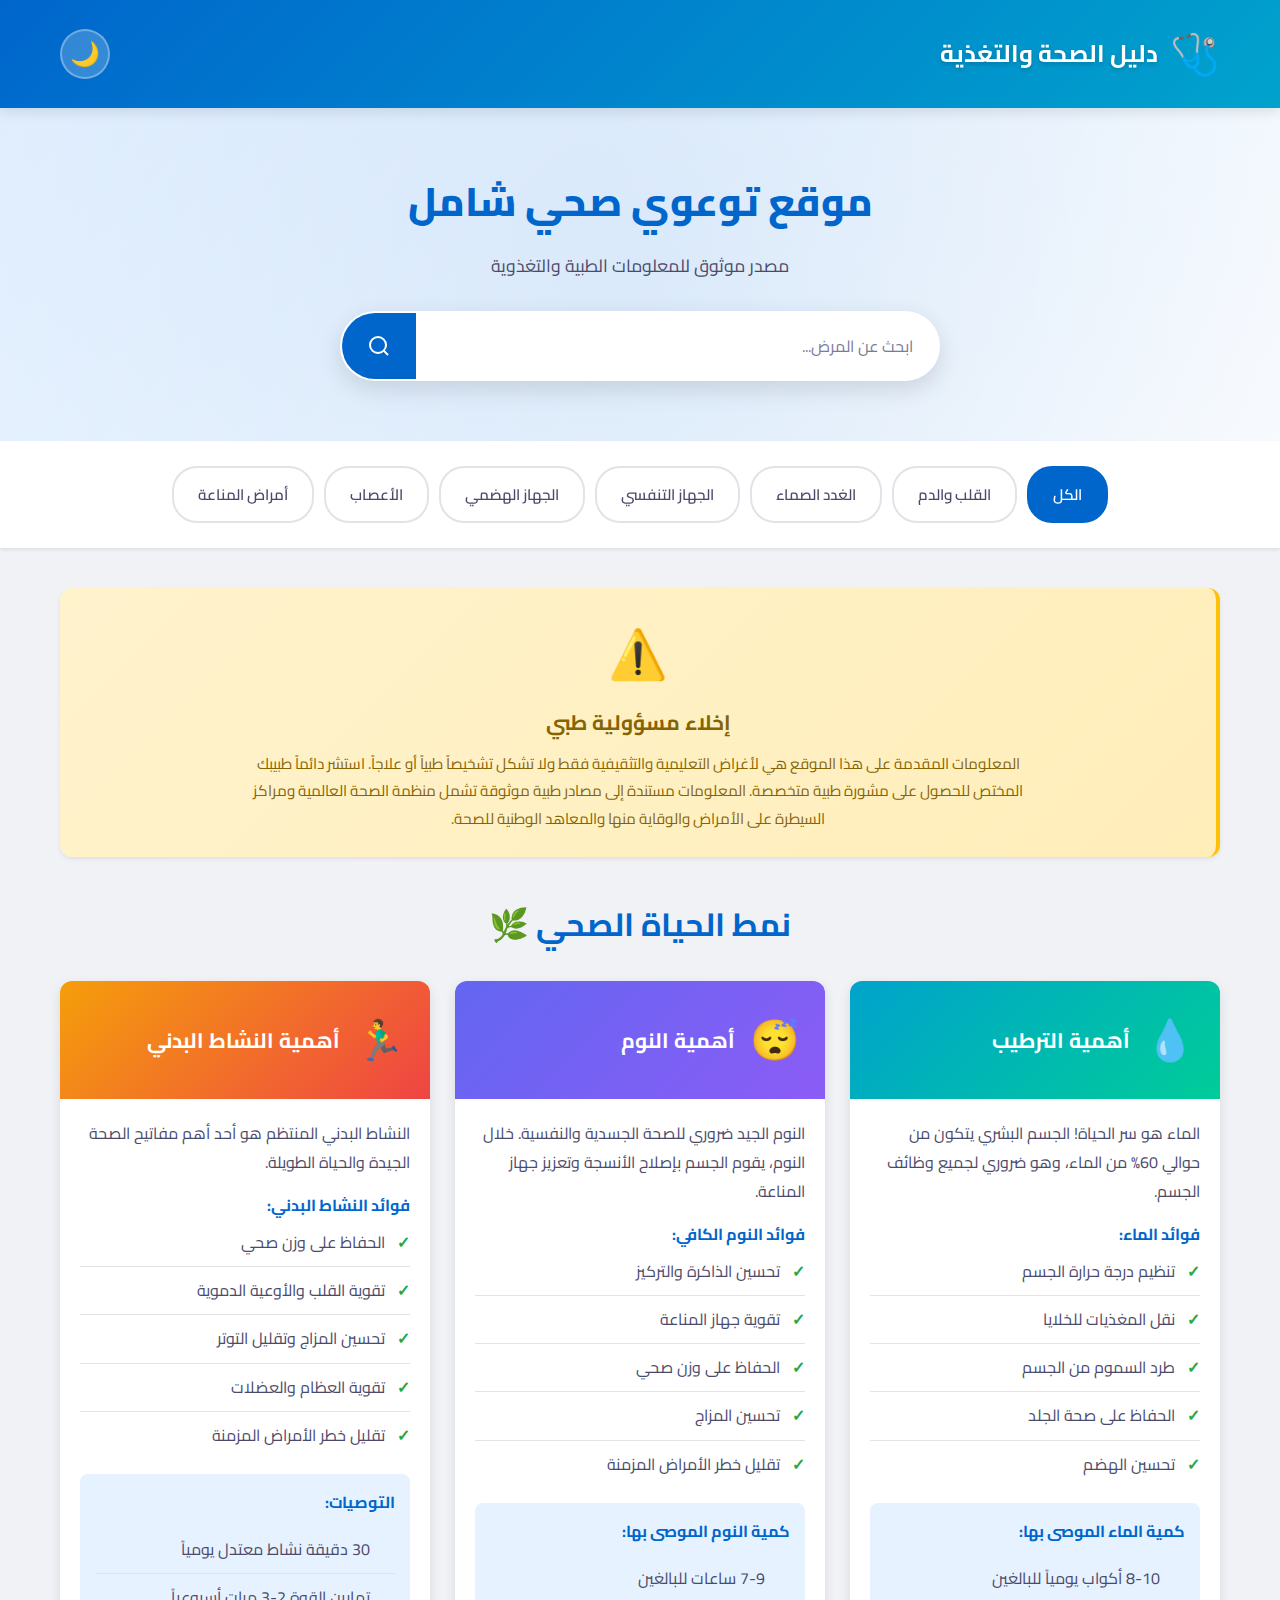
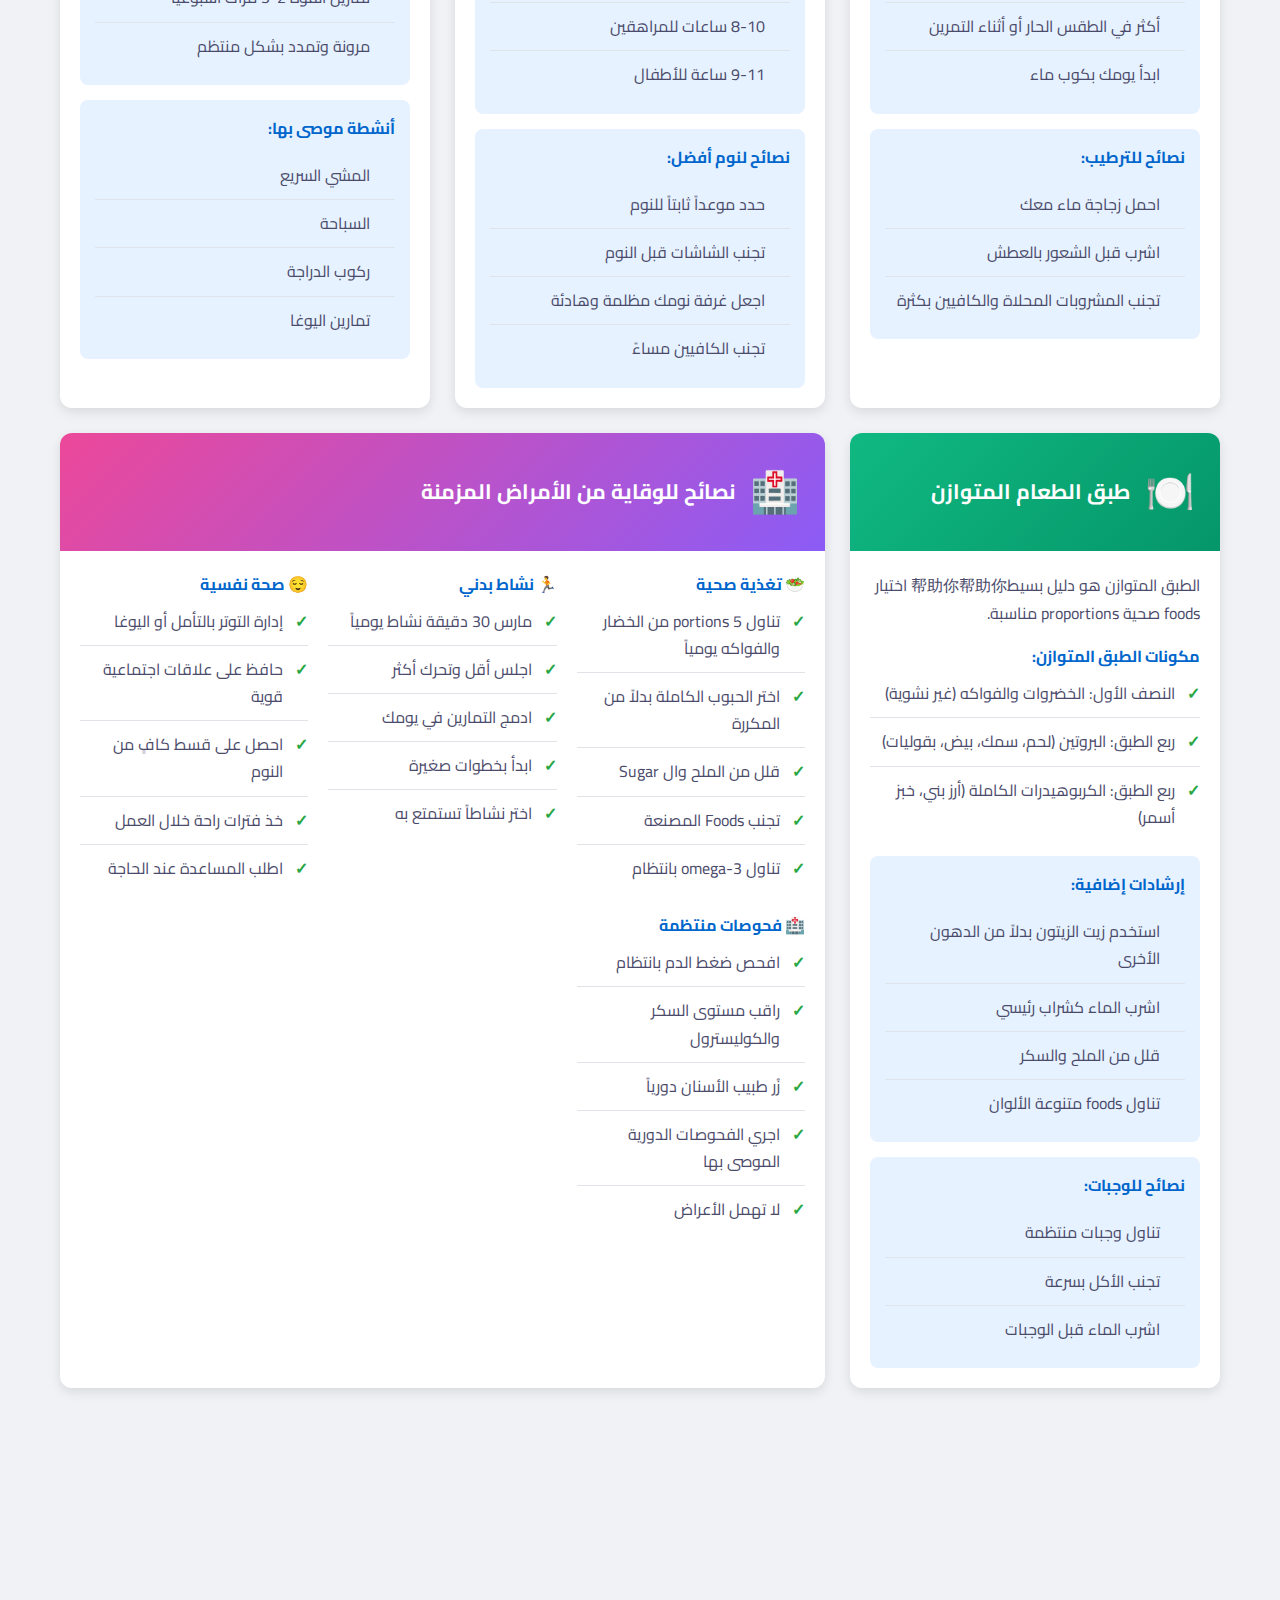
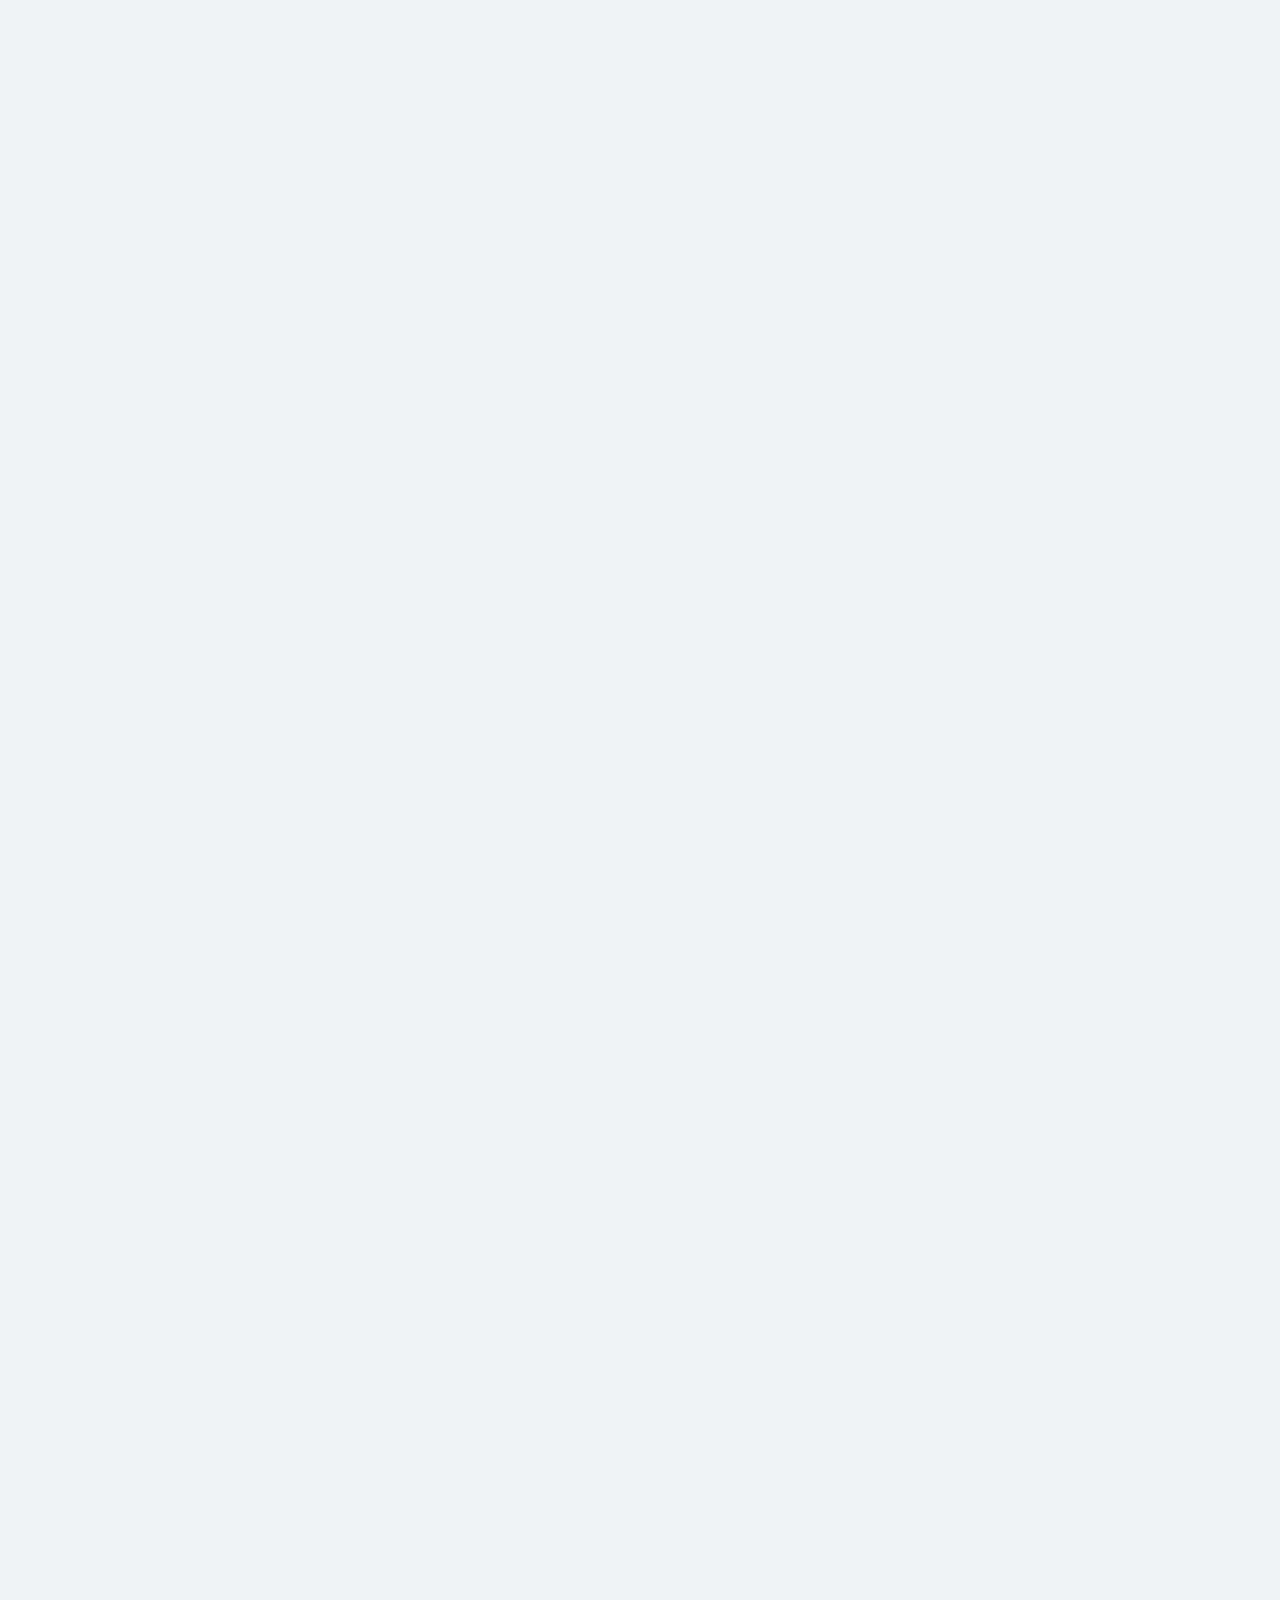
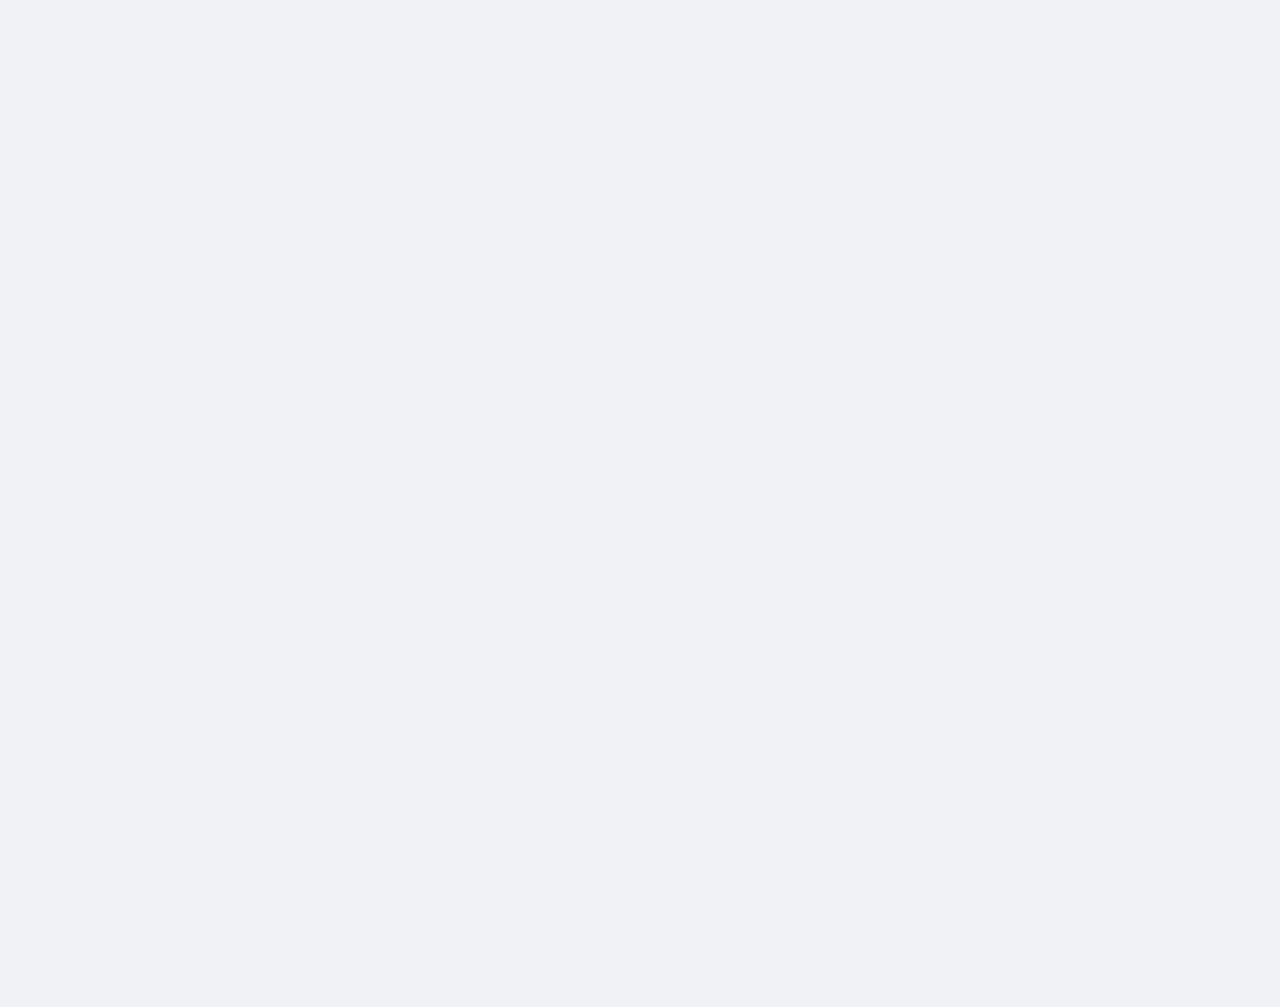
<file: index.html>
<!DOCTYPE html>
<html lang="ar" dir="rtl">
<head>
    <meta charset="UTF-8">
    <meta name="viewport" content="width=device-width, initial-scale=1.0">
    <meta name="description" content="موقع طبي تعليمي يقدم معلومات دقيقة حول التغذية الصحية لمرضى السكري وارتفاع ضغط الدم وأمراض القلب مع نصائح غذائية معتمدة من مصادر طبية عالمية.">
    <meta name="keywords" content="السمنة المفرطة, مشاكل الربو,ارتفاع ضغط الدم, التغذية, السكري, ضغط الدم, أمراض القلب, نظام غذائي صحي ,ارتفاع ضغط الدم">
    <meta name="author" content="دليل تغديتك">
    <meta property="og:title" content="موقع طبي للتغذية الصحية">
    <meta property="og:description" content="تعرف على أفضل الأطعمة لكل مرض.">
    <meta property="og:type" content="website">
    <title>أفضل نصائح التغذية لمرضى السكري والضغط وأمراض القلب و ارتفاع ضغط الدم و مشاكل الربو أمراض القلب والأوعية الدموية و الناس الدين يعانون من السمنة المفرطة</title>
    <link rel="stylesheet" href="style.css">
    <link rel="icon" type="image/jpeg" href="photo.jpeg">
    <link rel="preconnect" href="https://fonts.googleapis.com">
    <link rel="preconnect" href="https://fonts.gstatic.com" crossorigin>
    <link href="https://fonts.googleapis.com/css2?family=Cairo:wght@300;400;500;600;700;800&display=swap" rel="stylesheet">
</head>
<body>
    <!-- Header -->
    <header class="header">
        <div class="container">
            <div class="logo">
                <div class="logo-icon">🩺</div>
                <h1>دليل الصحة والتغذية</h1>
            </div>
            <button class="dark-mode-toggle" id="darkModeToggle" aria-label="تبديل الوضع الليلي">
                <span class="moon">🌙</span>
                <span class="sun">☀️</span>
            </button>
        </div>
    </header>

    <!-- Hero Section -->
    <section class="hero">
        <div class="container">
            <h2>موقع توعوي صحي شامل</h2>
            <p>مصدر موثوق للمعلومات الطبية والتغذوية</p>
            
            <!-- Search Box -->
            <div class="search-container">
                <input type="text" id="searchInput" placeholder="ابحث عن المرض..." aria-label="البحث عن مرض">
                <button id="searchBtn" aria-label="بحث">
                    <svg width="24" height="24" viewBox="0 0 24 24" fill="none" stroke="currentColor" stroke-width="2">
                        <circle cx="11" cy="11" r="8"></circle>
                        <path d="m21 21-4.35-4.35"></path>
                    </svg>
                </button>
            </div>
        </div>
    </section>

    <!-- Category Filter -->
    <section class="categories-section">
        <div class="container">
            <div class="category-filter" id="categoryFilter">
                <button class="category-btn active" data-category="all">الكل</button>
                <button class="category-btn" data-category="heart">القلب والدم</button>
                <button class="category-btn" data-category="endocrine">الغدد الصماء</button>
                <button class="category-btn" data-category="respiratory">الجهاز التنفسي</button>
                <button class="category-btn" data-category="digestive">الجهاز الهضمي</button>
                <button class="category-btn" data-category="neurological">الأعصاب</button>
                <button class="category-btn" data-category="autoimmune">أمراض المناعة</button>
            </div>
        </div>
    </section>

    <!-- Main Content -->
    <main class="main-content">
        <div class="container">
            
            <!-- Disclaimer -->
            <div class="disclaimer-box">
                <div class="disclaimer-icon">⚠️</div>
                <h3>إخلاء مسؤولية طبي</h3>
                <p>المعلومات المقدمة على هذا الموقع هي لأغراض التعليمية والتثقيفية فقط ولا تشكل تشخيصاً طبياً أو علاجاً. استشر دائماً طبيبك المختص للحصول على مشورة طبية متخصصة. المعلومات مستندة إلى مصادر طبية موثوقة تشمل منظمة الصحة العالمية ومراكز السيطرة على الأمراض والوقاية منها والمعاهد الوطنية للصحة.</p>
            </div>

            <!-- Healthy Lifestyle Section -->
            <section class="lifestyle-section">
                <h2 class="lifestyle-section-title">نمط الحياة الصحي 🌿</h2>
                
                <div class="lifestyle-grid">
                    <!-- Hydration Card -->
                    <article class="lifestyle-card">
                        <div class="lifestyle-header hydration">
                            <div class="lifestyle-icon">💧</div>
                            <h3>أهمية الترطيب</h3>
                        </div>
                        <div class="lifestyle-content">
                            <p>الماء هو سر الحياة! الجسم البشري يتكون من حوالي 60% من الماء، وهو ضروري لجميع وظائف الجسم.</p>
                            
                            <strong>فوائد الماء:</strong>
                            <ul>
                                <li>تنظيم درجة حرارة الجسم</li>
                                <li>نقل المغذيات للخلايا</li>
                                <li>طرد السموم من الجسم</li>
                                <li>الحفاظ على صحة الجلد</li>
                                <li>تحسين الهضم</li>
                            </ul>
                            
                            <div class="tip-box">
                                <h4>كمية الماء الموصى بها:</h4>
                                <ul>
                                    <li>8-10 أكواب يومياً للبالغين</li>
                                    <li>أكثر في الطقس الحار أو أثناء التمرين</li>
                                    <li>ابدأ يومك بكوب ماء</li>
                                </ul>
                            </div>
                            
                            <div class="tip-box">
                                <h4>نصائح للترطيب:</h4>
                                <ul>
                                    <li>احمل زجاجة ماء معك</li>
                                    <li>اشرب قبل الشعور بالعطش</li>
                                    <li>تجنب المشروبات المحلاة والكافيين بكثرة</li>
                                </ul>
                            </div>
                        </div>
                    </article>

                    <!-- Sleep Card -->
                    <article class="lifestyle-card">
                        <div class="lifestyle-header sleep">
                            <div class="lifestyle-icon">😴</div>
                            <h3>أهمية النوم</h3>
                        </div>
                        <div class="lifestyle-content">
                            <p>النوم الجيد ضروري للصحة الجسدية والنفسية. خلال النوم، يقوم الجسم بإصلاح الأنسجة وتعزيز جهاز المناعة.</p>
                            
                            <strong>فوائد النوم الكافي:</strong>
                            <ul>
                                <li>تحسين الذاكرة والتركيز</li>
                                <li>تقوية جهاز المناعة</li>
                                <li>الحفاظ على وزن صحي</li>
                                <li>تحسين المزاج</li>
                                <li>تقليل خطر الأمراض المزمنة</li>
                            </ul>
                            
                            <div class="tip-box">
                                <h4>كمية النوم الموصى بها:</h4>
                                <ul>
                                    <li>7-9 ساعات للبالغين</li>
                                    <li>8-10 ساعات للمراهقين</li>
                                    <li>9-11 ساعة للأطفال</li>
                                </ul>
                            </div>
                            
                            <div class="tip-box">
                                <h4>نصائح لنوم أفضل:</h4>
                                <ul>
                                    <li>حدد موعداً ثابتاً للنوم</li>
                                    <li>تجنب الشاشات قبل النوم</li>
                                    <li>اجعل غرفة نومك مظلمة وهادئة</li>
                                    <li>تجنب الكافيين مساءً</li>
                                </ul>
                            </div>
                        </div>
                    </article>

                    <!-- Physical Activity Card -->
                    <article class="lifestyle-card">
                        <div class="lifestyle-header activity">
                            <div class="lifestyle-icon">🏃‍♂️</div>
                            <h3>أهمية النشاط البدني</h3>
                        </div>
                        <div class="lifestyle-content">
                            <p>النشاط البدني المنتظم هو أحد أهم مفاتيح الصحة الجيدة والحياة الطويلة.</p>
                            
                            <strong>فوائد النشاط البدني:</strong>
                            <ul>
                                <li>الحفاظ على وزن صحي</li>
                                <li>تقوية القلب والأوعية الدموية</li>
                                <li>تحسين المزاج وتقليل التوتر</li>
                                <li>تقوية العظام والعضلات</li>
                                <li>تقليل خطر الأمراض المزمنة</li>
                            </ul>
                            
                            <div class="tip-box">
                                <h4>التوصيات:</h4>
                                <ul>
                                    <li>30 دقيقة نشاط معتدل يومياً</li>
                                    <li>تمارين القوة 2-3 مرات أسبوعياً</li>
                                    <li>مرونة وتمدد بشكل منتظم</li>
                                </ul>
                            </div>
                            
                            <div class="tip-box">
                                <h4>أنشطة موصى بها:</h4>
                                <ul>
                                    <li>المشي السريع</li>
                                    <li>السباحة</li>
                                    <li>ركوب الدراجة</li>
                                    <li>تمارين اليوغا</li>
                                </ul>
                            </div>
                        </div>
                    </article>

                    <!-- Balanced Plate Card -->
                    <article class="lifestyle-card">
                        <div class="lifestyle-header food">
                            <div class="lifestyle-icon">🍽️</div>
                            <h3>طبق الطعام المتوازن</h3>
                        </div>
                        <div class="lifestyle-content">
                            <p>الطبق المتوازن هو دليل بسيط帮助你帮助你 اختيار foods صحية proportions مناسبة.</p>
                            
                            <strong>مكونات الطبق المتوازن:</strong>
                            <ul>
                                <li>النصف الأول: الخضروات والفواكه (غير نشوية)</li>
                                <li>ربع الطبق: البروتين (لحم، سمك، بيض، بقوليات)</li>
                                <li>ربع الطبق: الكربوهيدرات الكاملة (أرز بني، خبز أسمر)</li>
                            </ul>
                            
                            <div class="tip-box">
                                <h4>إرشادات إضافية:</h4>
                                <ul>
                                    <li>استخدم زيت الزيتون بدلاً من الدهون الأخرى</li>
                                    <li>اشرب الماء كشراب رئيسي</li>
                                    <li>قلل من الملح والسكر</li>
                                    <li>تناول foods متنوعة الألوان</li>
                                </ul>
                            </div>
                            
                            <div class="tip-box">
                                <h4>نصائح للوجبات:</h4>
                                <ul>
                                    <li>تناول وجبات منتظمة</li>
                                    <li>تجنب الأكل بسرعة</li>
                                    <li>اشرب الماء قبل الوجبات</li>
                                </ul>
                            </div>
                        </div>
                    </article>

                    <!-- Prevention Tips Card -->
                    <article class="lifestyle-card" style="grid-column: span 2;">
                        <div class="lifestyle-header prevention">
                            <div class="lifestyle-icon">🏥</div>
                            <h3>نصائح للوقاية من الأمراض المزمنة</h3>
                        </div>
                        <div class="lifestyle-content">
                            <div style="display: grid; grid-template-columns: repeat(auto-fit, minmax(200px, 1fr)); gap: 20px;">
                                <div>
                                    <strong>🥗 تغذية صحية</strong>
                                    <ul>
                                        <li>تناول 5 portions من الخضار والفواكه يومياً</li>
                                        <li>اختر الحبوب الكاملة بدلاً من المكررة</li>
                                        <li>قلل من الملح وال Sugar</li>
                                        <li>تجنب Foods المصنعة</li>
                                        <li>تناول omega-3 بانتظام</li>
                                    </ul>
                                </div>
                                <div>
                                    <strong>🏃 نشاط بدني</strong>
                                    <ul>
                                        <li>مارس 30 دقيقة نشاط يومياً</li>
                                        <li>اجلس أقل وتحرك أكثر</li>
                                        <li>ادمج التمارين في يومك</li>
                                        <li>ابدأ بخطوات صغيرة</li>
                                        <li>اختر نشاطاً تستمتع به</li>
                                    </ul>
                                </div>
                                <div>
                                    <strong>😌 صحة نفسية</strong>
                                    <ul>
                                        <li>إدارة التوتر بالتأمل أو اليوغا</li>
                                        <li>حافظ على علاقات اجتماعية قوية</li>
                                        <li>احصل على قسط كافٍ من النوم</li>
                                        <li>خذ فترات راحة خلال العمل</li>
                                        <li>اطلب المساعدة عند الحاجة</li>
                                    </ul>
                                </div>
                                <div>
                                    <strong>🏥 فحوصات منتظمة</strong>
                                    <ul>
                                        <li>افحص ضغط الدم بانتظام</li>
                                        <li>راقب مستوى السكر والكوليسترول</li>
                                        <li>زُر طبيب الأسنان دورياً</li>
                                        <li>اجري الفحوصات الدورية الموصى بها</li>
                                        <li>لا تهمل الأعراض</li>
                                    </ul>
                                </div>
                            </div>
                        </div>
                    </article>
                </div>
            </section>

            <!-- Diseases Grid -->
            <div class="diseases-grid" id="diseasesGrid">
                
                <!-- Hypertension -->
                <article class="disease-card" data-category="heart">
                    <div class="disease-header">
                        <div class="disease-icon">❤️</div>
                        <h3>ارتفاع ضغط الدم</h3>
                        <span class="disease-english">Hypertension</span>
                    </div>
                    <div class="disease-content">
                        <div class="accordion">
                            <button class="accordion-btn">التعريف</button>
                            <div class="accordion-content">
                                <p>هو حالة يرتفع فيها ضغط الدم داخل الشرايين بشكل مستمر (عادةً ≥ 140/90 مم زئبق في القياسات المتكررة، أو ≥ 130/80 عند بعض الفئات حسب الإرشادات الحديثة). يُسمّى أحيانًا “القاتل الصامت” لأنه غالبًا بلا أعراض واضحة.</p>
                            </div>
                        </div>
                        <div class="accordion">
                            <button class="accordion-btn">الأسباب الرئيسية</button>
                            <div class="accordion-content">
                                <i>هناك نوعان من ارتفاع ضغط الدم </i>
                                <br>
                                <br>
                                <strong>1 ارتفاع ضغط الدم الأولي (الأساسي) هو الأكثر شيوعًا (حوالي 90–95% من الحالات)</strong>
                                <ul>
                                    <li>العوامل الوراثية والتاريخ العائلي</li>
                                    <li>السمنة وزيادة الوزن</li>
                                    <li>الإفراط في تناول الملح</li>
                                    <li>قلل النشاط البدني</li>
                                    <li>تناول الكحول</li>
                                    <li>التوتر والضغط النفسي المزمن</li>
                                </ul>
                                <br>
                                <strong>2 ارتفاع ضغط الدم الثانوي  يكون بسبب مرض أو مشكلة طبية أخرى.</strong>
                                <ul>
                                    <li>أمراض الكلى</li>
                                    <li>اضطرابات الغدة الدرقية</li>
                                    <li>مشاكل في الغدة الكظرية</li>
                                    <li>بعض الأدوية</li>
                                    <li>انقطاع النفس أثناء النوم</li>
                                    <li>  📌 هنا إذا تعالج السبب، ممكن الضغط يرجع طبيعي </li>
                                </ul>
                            </div>
                        </div>
                        <div class="accordion">
                            <button class="accordion-btn">عوامل الخطر</button>
                            <div class="accordion-content">
                                <ul>
                                    <li>التقدم في العمر (أكثر شيوعاً بعد 55 عاماً)</li>
                                    <li>السمنة المفرطة</li>
                                    <li>تاريخ عائلي للمرض</li>
                                    <li>توقف التنفس أثناء النوم</li>
                                </ul>
                            </div>
                        </div>
                        <div class="accordion">
                            <button class="accordion-btn">الأعراض الشائعة</button>
                            <div class="accordion-content">
                                <ul>
                                    <li>صداع مستمر</li>
                                    <li>خفقان القلب</li>
                                    <li>ضيق في التنفس</li>
                                    <li>نزيف من الأنف</li>
                                    <li>دوخة ودوار</li>
                                    <li>تغيرات في الرؤية</li>
                                    <li>⚠️ في حالات الطوارئ (أزمة فرط ضغط الدم):ألم شديد في الصدر,صداع حاد جدًا,اضطراب في الوعي أو الرؤية,ضعف مفاجئ في أحد الأطراف</li>
                                </ul>
                            </div>
                        </div>
                        <div class="accordion">
                            <button class="accordion-btn">المضاعفات المحتملة</button>
                            <div class="accordion-content">
                                <ul>
                                    <strong>1 مضاعفات قلبية:</strong>
                                    <li>أمراض القلب التاجية</li>
                                    <li>فشل القلب</li>
                                    <li>نوبة قلبية (احتشاء عضلة القلب)</li>
                                    <br>
                                    <strong>2 مضاعفات دماغية:</strong>
                                    <li>السكتة الدماغية</li>
                                    <li>نزيف دماغي</li>
                                    <br>
                                    <strong>3 مضاعفات كلوية:</strong>
                                    <li>فشل كلوي مزمن</li>
                                    <br>
                                    <strong>4 مضاعفات في العين:</strong>
                                    <li>عتلال الشبكية و ضعف البصر</li>
                                    <br>
                                    <strong>5 أمراض الشرايين:</strong>
                                    <li>تلف الأوعية الدموية</li>
                                    <li>تصلب الشرايين</li>
                                </ul>
                            </div>
                        </div>
                        <div class="accordion">
                            <button class="accordion-btn">الأطعمة الموصى بها </button>
                            <div class="accordion-content">
                                <table class="food-table recommended">
                                    <thead>
                                        <tr>
                                            <th>الطعام</th>
                                            <th>السبب</th>
                                        </tr>
                                    </thead>
                                    <tbody>
                                        <tr>
                                            <td>🥦 لخضر الطازجةمثال: السبانخ، الخس، الجزر، البروكولي، القرع و 🍎لفواكه مثال: الموز، التفاح، البرتقال، الرمان، الكيوي .....</td>
                                            <td> غنية بالبوتاسيوم الذي يساعد في تنظيم ضغط الدم بها ألياف التي تساعد على حماية القلب والشرايين قليلة السعرات التي تساعد في إنقاص الوزن </td>
                                        </tr>
                                        <tr>
                                            <td> الحبوب الكاملة مثال: خبز القمح الكامل، الشوفان، الأرز البني</td>
                                            <td>غنية بالألياف → تقلل امتصاص الدهون و تساعد  على استقرار ضغط الدم و  على التحكم في الوزن و  تحسن صحة القلب</td>
                                        </tr>
                                        <tr>
                                            <td>السمك (خصوصًا الدهني) مثال: السردين، السلمون، التونة</td>
                                            <td> غني بـ أوميغا-3 الدي يساعد في تقليل الالتهاب وتحسن صحة القلب و  خفض خطر الجلطات</td>
                                        </tr>
                                        <tr>
                                            <td>منتجات الألبان قليلة الدسم مثال: الحليب قليل الدسم، اليوغورت الطبيعي</td>
                                            <td>غني بالكالسيوم  والمغنيسيوم مهمين لتنظيم ضغط الدم</td>
                                        </tr>
                                        <tr>
                                            <td>البقوليات مثال: العدس، الحمص، الفاصوليا</td>
                                            <td>غنية بالألياف والبروتين النباتي تساعد في تنظيم الضغط والسكر</td>
                                        </tr>
                                        <tr>
                                            <td>المكسرات والبذور (بلا ملح) مثال: اللوز، الجوز، بذور الكتان</td>
                                            <td> غنية  بالدهون الصحية التي تساعد  على خفض الضغط والكوليسترول</td>
                                        </tr>
                                    </tbody>
                                </table>
                            </div>
                        </div>
                        <div class="accordion">
                            <button class="accordion-btn">الأطعمة التي يجب تجنبها</button>
                            <div class="accordion-content">
                                <table class="food-table avoid">
                                    <thead>
                                        <tr>
                                            <th>الطعام</th>
                                            <th>السبب</th>
                                        </tr>
                                    </thead>
                                    <tbody>
                                        <tr>
                                            <td>الأملاح والمأكولات المملحة</td>
                                            <td>تزيد من احتباس السوائل وضغط الدم</td>
                                        </tr>
                                        <tr>
                                            <td>الأغذية المصنعة</td>
                                            <td>تحتوي على نسب عالية من الصوديوم</td>
                                        </tr>
                                        <tr>
                                            <td>الدهون المشبعة</td>
                                            <td>تزيد من ترسب الكوليسترول في الشرايين</td>
                                        </tr>
                                        <tr>
                                            <td>المشروبات الغازية</td>
                                            <td> تساهم في زيادة الوزن والسمنة، وهي عوامل خطر رئيسية لارتفاع الضغط.</td>
                                        </tr>
                                        <tr>
                                            <td>اللحوم الحمراء الدهنية</td>
                                            <td>غنية بالدهون المشبعة</td>
                                        </tr>
                                         <tr>
                                            <td> الكحول (في حال تناوله) </td>
                                            <td>يؤدي إلى ارتفاع ضغط الدم على المدى الطويل.</td>
                                        </tr>
                                       
                                    </tbody>
                                </table>
                            </div>
                        </div>
                        <div class="accordion">
                            <button class="accordion-btn">نصائح نمط الحياة</button>
                            <div class="accordion-content">
                                <ul>
                                    <li><strong>النوم:</strong> 7-8 ساعات يومياً</li>
                                    <li><strong>التمارين:</strong> 150 دقيقة نشاط متوسط أسبوعياً</li>
                                    <li><strong>الوزن:</strong> الحفاظ على وزن صحي</li>
                                    <li><strong>الإجهاد:</strong> ممارسة تقنيات الاسترخاء</li>
                                    <li><strong>السيطرة:</strong> قياس ضغط الدم بانتظام</li>
                                </ul>
                            </div>
                        </div>
                        <div class="accordion">
                            <button class="accordion-btn">متى تستشير الطبيب</button>
                            <div class="accordion-content">
                                <ul>
                                    <li>إذا كان ضغط الدم أعلى من 130/80 ملم زئبقي</li>
                                    <li>عند ظهور أعراض قوية مثل صداع شديد</li>
                                    <li>إذا لم تنجح التغييرات في نمط الحياة</li>
                                    <li>فحوصات دورية منتظمة</li>
                                </ul>
                            </div>
                        </div>
                    </div>
                </article>

                <!-- Diabetes Type 2 -->
                <article class="disease-card" data-category="endocrine">
                    <div class="disease-header">
                        <div class="disease-icon">💉</div>
                        <h3>مرض السكري النوع الثاني</h3>
                        <span class="disease-english">Type 2 Diabetes</span>
                    </div>
                    <div class="disease-content">
                        <div class="accordion">
                            <button class="accordion-btn">التعريف</button>
                            <div class="accordion-content">
                                <p>مرض السكري النوع الثاني هو حالة مزمنة تؤثر على طريقة معالجة الجسم للسكر (الجلوكوز). في هذا النوع، يصبح الجسم مقاوماً للأنسولين أو لا ينتج كمية كافية من الأنسولين للحفاظ على مستوى السكر الطبيعي في الدم.</p>
                            </div>
                        </div>
                        <div class="accordion">
                            <button class="accordion-btn">الأسباب الرئيسية</button>
                            <div class="accordion-content">
                                <ul>
                                    <li>السمنة وزيادة الوزن</li>
                                    <li>عدم النشاط البدني</li>
                                    <li>العوامل الوراثية</li>
                                    <li>مقاومة الأنسولين</li>
                                    <li>النظام الغذائي غير الصحي</li>
                                    <li>خلايا بيتا التالفة في البنكرياس</li>
                                </ul>
                            </div>
                        </div>
                        <div class="accordion">
                            <button class="accordion-btn">عوامل الخطر</button>
                            <div class="accordion-content">
                                <ul>
                                    <li>السمنة (مؤشر كتلة جسم أعلى من 25)</li>
                                    <li>العمر (45 سنة أو أكثر)</li>
                                    <li>تاريخ عائلي للمرض</li>
                                    <li>متلازمة تكيس المبايض لدى النساء</li>
                                    <li>تاريخ مرضي للأمراض القلبية</li>
                                </ul>
                            </div>
                        </div>
                        <div class="accordion">
                            <button class="accordion-btn">الأعراض الشائعة</button>
                            <div class="accordion-content">
                                <ul>
                                    <li>العطش المستمر</li>
                                    <li>التبول المتكرر</li>
                                    <li>الجوع المستمر</li>
                                    <li>التعب والإرهاق</li>
                                    <li>عدم وضوح الرؤية</li>
                                    <li>بطء التئام الجروح</li>
                                </ul>
                            </div>
                        </div>
                        <div class="accordion">
                            <button class="accordion-btn">المضاعفات المحتملة</button>
                            <div class="accordion-content">
                                <ul>
                                    <li>أمراض القلب والأوعية الدموية</li>
                                    <li>تلف الأعصاب (الاعتلال العصبي)</li>
                                    <li>أمراض الكلى</li>
                                    <li>مشاكل في الرؤية</li>
                                    <li>مشاكل في القدمين</li>
                                    <li>السكتة الدماغية</li>
                                </ul>
                            </div>
                        </div>
                        <div class="accordion">
                            <button class="accordion-btn">الأطعمة الموصى بها</button>
                            <div class="accordion-content">
                                <table class="food-table recommended">
                                    <thead>
                                        <tr>
                                            <th>الطعام</th>
                                            <th>السبب</th>
                                        </tr>
                                    </thead>
                                    <tbody>
                                        <tr>
                                           <td> الخضروات غير النشوية تشمل: الخس، السبانخ، الجرجير,الخيار، الكوسا ,البروكلي، القرنبيط ,الفلفل، الطماطم,الباذنجان.</td>
                                            <td>منخفضة الكربوهيدرات وغنية بالألياف لذلك لا تسبب ارتفاعاً كبيراً في السكر و تساعد على إبطاء امتصاص الجلوكوز , تقلل الالتهاب المرتبط بمقاومة الأنسولين ,تساعد في إنقاص الوزن.</td>
                                        </tr>
                                        <tr>
                                            <td>الحبوب الكاملة تشمل: الشوفان, خبز القمح الكامل ,الأرز البني ,الكينوا,الشعير  .</td>
                                            <td>تحتوي على ألياف أكثر من الحبوب البيضاء, تبطئ ارتفاع السكر بعد الوجبة, تحسن حساسية الجسم للأنسولين, تساعد على الشعور بالشبع.</td>
                                        </tr>
                                        <tr>
                                            <td>البروتينات الصحية تشمل: السمك مثل السلمون والسردين,الدجاج بدون جلد,البيض,العدس والحمص.الفاصوليا,المكسرات غير المملحة</td>
                                            <td>تحافظ على استقرار السكر في الدم , لا ترفع مستوى السكر مباشرة , تقلل تقلبات السكر بعد الوجبات, تساعد على إنقاص الوزن, تحافظ على الكتلة العضلية.</td>
                                        </tr>
                                        <tr>
                                            <td> الدهون الصحية تشمل: زيت الزيتون. الأفوكادو. اللوز والجوز. بذور الكتان والشيا.</td>
                                            <td>تقلل خطر أمراض القلب, تحسن حساسية الأنسولين, تقلل الالتهاب المزمن.</td>
                                        </tr>
                                        <tr>
                                            <td>الأطعمة الغنية بالألياف تشمل: البقوليات, الخضروات,الحبوب الكاملة, الفواكه ذات المؤشر السكري المنخفض مثل التفاح والتوت.</td>
                                            <td>تبطئ امتصاص السكر في الأمعاء, تحسن التحكم في الجلوكوز, تساعد على خفض الكوليسترول, تدعم صحة الجهاز الهضمي.</td>
                                        </tr>
                                    </tbody>
                                </table>
                            </div>
                        </div>
                        <div class="accordion">
                            <button class="accordion-btn">الأطعمة التي يجب تجنبها</button>
                            <div class="accordion-content">
                                <table class="food-table avoid">
                                    <thead>
                                        <tr>
                                            <th>الطعام</th>
                                            <th>السبب</th>
                                        </tr>
                                    </thead>
                                    <tbody>
                                        <tr>
                                            <td>السكريات المضافة</td>
                                            <td>ترفع مستوى السكر في الدم بسرعة</td>
                                        </tr>
                                        <tr>
                                            <td>المشروبات المحلاة</td>
                                            <td>مؤشر نسبة السكر عالي جداً</td>
                                        </tr>
                                        <tr>
                                            <td>الأغذية المصنعة</td>
                                            <td>غنية بالسكريات والدهون غير الصحية</td>
                                        </tr>
                                        <tr>
                                            <td>الأرز الأبيض والخبز الأبيض</td>
                                            <td>مؤشر نسبة السكر عالي</td>
                                        </tr>
                                        <tr>
                                            <td>الفواكه المجففة</td>
                                            <td>تركيز عالٍ من السكر</td>
                                        </tr>
                                    </tbody>
                                </table>
                            </div>
                        </div>
                        <div class="accordion">
                            <button class="accordion-btn">نصائح نمط الحياة</button>
                            <div class="accordion-content">
                                <ul>
                                    <li><strong>النوم:</strong> 7-9 ساعات يومياً</li>
                                    <li><strong>التمارين:</strong> 150 دقيقة نشاط متوسط أسبوعياً</li>
                                    <li><strong>المراقبة:</strong> فحص السكر بانتظام</li>
                                    <li><strong>السيطرة:</strong> الحفاظ على وزن صحي</li>
                                    <li><strong>الإقلاع:</strong> عن التدخين</li>
                                </ul>
                            </div>
                        </div>
                        <div class="accordion">
                            <button class="accordion-btn">متى تستشير الطبيب</button>
                            <div class="accordion-content">
                                <ul>
                                    <li>عند ظهور أعراض السكري</li>
                                    <li>إذا كان سكر الصيام أعلى من 126 ملغ/ديسيلتر</li>
                                    <li>فحوصات دورية منتظمة</li>
                                    <li>صعوبة في التحكم بمستوى السكر</li>
                                </ul>
                            </div>
                        </div>
                    </div>
                </article>

                <!-- Diabetes Type 1 -->
                <article class="disease-card" data-category="endocrine">
                    <div class="disease-header">
                        <div class="disease-icon">🔬</div>
                        <h3>مرض السكري النوع الأول</h3>
                        <span class="disease-english">Type 1 Diabetes</span>
                    </div>
                    <div class="disease-content">
                        <div class="accordion">
                            <button class="accordion-btn">التعريف</button>
                            <div class="accordion-content">
                                <p>مرض السكري النوع الأول هو حالة من أمراض المناعة الذاتية حيث يقوم الجهاز المناعي بتدمير خلايا بيتا في البنكرياس التي تنتج الأنسولين. هذا يؤدي إلى نقصان أو انعدام إنتاج الأنسولين، مما يتطلب تعويضه الخارجي .</p>
                            </div>
                        </div>
                        <div class="accordion">
                            <button class="accordion-btn">الأسباب الرئيسية</button>
                            <div class="accordion-content">
                                <ul>
                                    <li>أمراض المناعة الذاتية</li>
                                    <li>العوامل الوراثية</li>
                                    <li>تلف خلايا البنكرياس</li>
                                    <li>عوامل بيئية محتملة</li>
                                </ul>
                            </div>
                        </div>
                        <div class="accordion">
                            <button class="accordion-btn">عوامل الخطر</button>
                            <div class="accordion-content">
                                <ul>
                                    <li>التاريخ العائلي</li>
                                    <li>العمر (أكثر شيوعاً في الأطفال والشباب)</li>
                                    <li>بعض الالتهابات الفيروسية</li>
                                </ul>
                            </div>
                        </div>
                        <div class="accordion">
                            <button class="accordion-btn">الأعراض الشائعة</button>
                            <div class="accordion-content">
                                <ul>
                                    <li>العطش المفرط</li>
                                    <li>التبول المتكرر</li>
                                    <li>فقدان الوزن غير المبرر</li>
                                    <li>التعب والإرهاق</li>
                                    <li>تشوش الرؤية</li>
                                </ul>
                            </div>
                        </div>
                        <div class="accordion">
                            <button class="accordion-btn">المضاعفات المحتملة</button>
                            <div class="accordion-content">
                                <ul>
                                    <li>أمراض القلب والأوعية الدموية</li>
                                    <li>تلف الأعصاب</li>
                                    <li>أضرار الكلى</li>
                                    <li>اعتلال الشبكية</li>
                                    <li>حالة تحمض سكري (حالة طارئة).</li>
                                </ul>
                            </div>
                        </div>
                        <div class="accordion">
                            <button class="accordion-btn">الأطعمة الموصى بها</button>
                            <div class="accordion-content">
                                <table class="food-table recommended">
                                    <thead>
                                        <tr>
                                            <th>الطعام</th>
                                            <th>السبب</th>
                                        </tr>
                                    </thead>
                                    <tbody>
                                        <tr>
                                            <td> الخضروات غير النشوية تشمل: السبانخ، الخس، الجرجير الخيار، الكوسا لبروكلي، القرنبيط.الفلفل، الطماطم</td>
                                            <td> غنية بالمواد المغذية ومنخفضة الكربوهيدرات لذلك لا تسبب ارتفاعاً سريعاً في سكر الدم , غنية بالألياف التي تساعد على إبطاء امتصاص الجلوكوز ,حتوي على مضادات أكسدة تقلل الالتهاب وتحمي الأوعية الدموية.</td>
                                        </tr>
                                        <tr>
                                            <td> البروتينات الصحية تشمل:السمك، خاصة الغني بأحماض أوميغا-3 مثل السلمون.الدجاج دون جلد.البيض.البقوليات مثل العدس والحمص.المكسرات غير المملحة.</td>
                                            <td>بروتينات خالية من الدهون ا ترفع السكر مباشرة.تساعد على الشعور بالشبع لفترة أطول.تدعم العضلات وصحة الجهاز المناعي.</td>
                                        </tr>
                                        <tr>
                                            <td> الحبوب الكاملة تشمل:لشوفان الأرز البني  خبز القمح الكامل.</td>
                                            <td>تحتوي على ألياف أكثر من الحبوب المكررة، مما يؤدي إلى ارتفاع تدريجي في السكر ,تحسن حساسية الجسم للأنسولين, تساعد في الحفاظ على الوزن. </td>
                                        </tr>
                                        <tr>
                                            <td>الدهون الصحية مثل: زيت الزيتون ,لأفوكادو,المكسرات والبذور. </td>
                                            <td>تساعد على حماية القلب، وهو أمر مهم لأن مرضى السكري أكثر عرضة لأمراض القلب. تقلل الالتهاب و تحسن امتصاص بعض الفيتامينات.</td>
                                        </tr>
                                        <tr>
                                            <td>الفواكه بكميات معتدلة تشمل: التفاح. التوت البرتقال</td>
                                            <td>بكمية معتدلة مع حساب الكربوهيدرات لانها تحتوي على سكريات طبيعية، لكنها أيضاً غنية بالألياف والفيتامينات. مؤشرها السكري منخفض أو متوسط.</td>
                                        </tr>
                                    </tbody>
                                </table>
                            </div>
                        </div>
                        <div class="accordion">
                            <button class="accordion-btn">الأطعمة التي يجب تجنبها</button>
                            <div class="accordion-content">
                                <table class="food-table avoid">
                                    <thead>
                                        <tr>
                                            <th>الطعام</th>
                                            <th>السبب</th>
                                        </tr>
                                    </thead>
                                    <tbody>
                                        <tr>
                                            <td>السكريات البسيطة </td>
                                            <td>ترفع السكر بسرعة</td>
                                        </tr>
                                        <tr>
                                            <td>المشروبات المحلاة</td>
                                            <td>لا تحتوي على ألياف وتسبب ارتفاعات حادة</td>
                                        </tr>
                                        <tr>
                                            <td>الأغذية المقلية</td>
                                            <td>دهون غير صحية</td>
                                        </tr>
                                        <tr>
                                            <td>الحلويات والمخبوزات</td>
                                            <td>سكريات مضافة ودهون مشبعة</td>
                                        </tr>
                                    </tbody>
                                </table>
                            </div>
                        </div>
                        <div class="accordion">
                            <button class="accordion-btn">نصائح نمط الحياة</button>
                            <div class="accordion-content">
                                <ul>
                                    <li><strong>النوم:</strong> 7-9 ساعات يومياً</li>
                                    <li><strong>التمارين:</strong> نشاط منتظم مع مراقبة السكر</li>
                                    <li><strong>السيطرة:</strong> حقن الأنسولين بانتظام</li>
                                    <li><strong>المراقبة:</strong> فحص السكر عدة مرات يومياً</li>
                                </ul>
                            </div>
                        </div>
                        <div class="accordion">
                            <button class="accordion-btn">متى تستشير الطبيب</button>
                            <div class="accordion-content">
                                <ul>
                                    <li>فحوصات دورية منتظمة</li>
                                    <li>صعوبة في التحكم بمستوى السكر</li>
                                    <li>أعراض ارتفاع أو انخفاض السكر</li>
                                </ul>
                            </div>
                        </div>
                    </div>
                </article>

                <!-- Cardiovascular Disease -->
                <article class="disease-card" data-category="heart">
                    <div class="disease-header">
                        <div class="disease-icon">🫀</div>
                        <h3>أمراض القلب والأوعية الدموية</h3>
                        <span class="disease-english">Cardiovascular Diseases</span>
                    </div>
                    <div class="disease-content">
                        <div class="accordion">
                            <button class="accordion-btn">التعريف</button>
                            <div class="accordion-content">
                                <p>أمراض القلب والأوعية الدموية هي مجموعة من الاضطرابات التي تصيب القلب والشرايين، وتشمل مرض الشريان التاجي، والنوبات القلبية، وفشل القلب، والسكتة الدماغية. تُعد هذه الأمراض السبب الرئيسي للوفيات عالمياً.</p>
                            </div>
                        </div>
                        <div class="accordion">
                            <button class="accordion-btn">الأسباب الرئيسية</button>
                            <div class="accordion-content">
                                <ul>
                                    <li>تصلب الشرايين</li>
                                    <li>تراكم الدهون في جدران الشرايين</li>
                                    <li>ارتفاع ضغط الدم</li>
                                    <li>ارتفاع الكوليسترول</li>
                                    <li>التدخين</li>
                                </ul>
                            </div>
                        </div>
                        <div class="accordion">
                            <button class="accordion-btn">عوامل الخطر</button>
                            <div class="accordion-content">
                                <ul>
                                    <li>السمنة وزيادة الوزن</li>
                                    <li>نظام غذائي غير صحي</li>
                                    <li>مرض السكري </li>
                                    <li>التاريخ العائلي</li>
                                    <li>التوتر المزمن</li>
                                    <li>قلة النشاط البدني</li>
                                </ul>
                            </div>
                        </div>
                        <div class="accordion">
                            <button class="accordion-btn">الأعراض الشائعة</button>
                            <div class="accordion-content">
                                <ul>
                                    <li>ألم في الصدر</li>
                                    <li>ضيق في التنفس</li>
                                    <li>التعب والإرهاق</li>
                                    <li>خفقان القلب</li>
                                    <li>الدوخة</li>
                                    <li>تورم الساقين</li>
                                </ul>
                            </div>
                        </div>
                        <div class="accordion">
                            <button class="accordion-btn">المضاعفات المحتملة</button>
                            <div class="accordion-content">
                                <ul>
                                    <li>النوبة القلبية</li>
                                    <li>السكتة الدماغية</li>
                                    <li>فشل القلب</li>
                                    <li>اضطرابات النظم القلبية</li>
                                    <li>الوفاة المبكرة</li>
                                </ul>
                            </div>
                        </div>
                        <div class="accordion">
                            <button class="accordion-btn">الأطعمة الموصى بها</button>
                            <div class="accordion-content">
                                <table class="food-table recommended">
                                    <thead>
                                        <tr>
                                            <th>الطعام</th>
                                            <th>السبب</th>
                                        </tr>
                                    </thead>
                                    <tbody>
                                        <tr>
                                            <td>الخضروات والفواكه مثل: السبانخ، البروكلي، الجزر, التفاح، البرتقال، التوت.</td>
                                            <td>غنية بمضادات الأكسدة والألياف , تساعد على خفض ضغط الدم والكوليسترول , تقلل الالتهاب.</td>
                                        </tr>
                                        <tr>
                                            <td>الحبوب الكاملة مثل: الشوفان, الأرز البني, خبز القمح الكامل.</td>
                                            <td>ألياف تحسن الكوليسترول و تحسن صحة القلب  </td>
                                        </tr>
                                        <tr>
                                            <td> الدهون الصحية مثل: زيت الزيتون,المكسرات,الأفوكادو.</td>
                                            <td>تقلل خطر تصلب الشرايين, تحسن الكوليسترول.</td>
                                        </tr>
                                        <tr>
                                            <td>البروتينات الصحية مثل: السمك، خاصة الغني بأوميغا-3 (السلمون، السردين),البقوليات, الدجاج دون جلد.</td>
                                            <td> تقلل الالتهاب, تحمي القلب. </td>
                                        </tr>
                                    </tbody>
                                </table>
                            </div>
                        </div>
                        <div class="accordion">
                            <button class="accordion-btn">الأطعمة التي يجب تجنبها</button>
                            <div class="accordion-content">
                                <table class="food-table avoid">
                                    <thead>
                                        <tr>
                                            <th>الطعام</th>
                                            <th>السبب</th>
                                        </tr>
                                    </thead>
                                    <tbody>
                                        <tr>
                                            <td>الدهون المشبعة والمتحولة</td>
                                            <td>ترفع الكوليسترول الضار و تزيد خطر أمراض القلب</td>
                                        </tr>
                                        <tr>
                                            <td>الملح الزائد</td>
                                            <td>يرفع ضغط الدم</td>
                                        </tr>
                                        <tr>
                                            <td>السكريات المضافة</td>
                                            <td>تسبب السمنة والسكري</td>
                                        </tr>
                                        <tr>
                                            <td>اللحوم المصنعة</td>
                                            <td>نترات ومواد حافظة</td>
                                        </tr>
                                        <tr>
                                            <td>المشروبات الكحولية</td>
                                            <td>تضغط على القلب</td>
                                        </tr>
                                    </tbody>
                                </table>
                            </div>
                        </div>
                        <div class="accordion">
                            <button class="accordion-btn">نصائح نمط الحياة</button>
                            <div class="accordion-content">
                                <ul>
                                    <li><strong>النوم:</strong> 7-8 ساعات يومياً</li>
                                    <li><strong>التمارين:</strong> 150 دقيقة أسبوعياً</li>
                                    <li><strong>السيطرة:</strong> فحص الضغط والكوليسترول</li>
                                    <li><strong>الإقلاع:</strong> عن التدخين</li>
                                    <li><strong>التوتر:</strong> إدارة الضغط النفسي</li>
                                </ul>
                            </div>
                        </div>
                        <div class="accordion">
                            <button class="accordion-btn">متى تستشير الطبيب</button>
                            <div class="accordion-content">
                                <ul>
                                    <li>ألم في الصدر أو عدم ارتياح</li>
                                    <li>ضيق في التنفس مفاجئ</li>
                                    <li>أعراض السكتة الدماغية</li>
                                    <li>فحوصات وقائية دورية</li>
                                </ul>
                            </div>
                        </div>
                    </div>
                </article>

                <!-- Obesity -->
                <article class="disease-card" data-category="endocrine">
                    <div class="disease-header">
                        <div class="disease-icon">⚖️</div>
                        <h3>السمنة المفرطة</h3>
                        <span class="disease-english">Obesity</span>
                    </div>
                    <div class="disease-content">
                        <div class="accordion">
                            <button class="accordion-btn">التعريف</button>
                            <div class="accordion-content">
                                <p>السمنة المفرطة هي حالة طبية مزمنة تتميز بزيادة شديدة في الدهون في الجسم تؤثر سلباً في الصحة.
يُشخَّص عادةً عندما يكون مؤشر كتلة الجسم (BMI) 40 أو أكثر، أو 35 مع وجود أمراض مرتبطة مثل السكري أو ارتفاع ضغط الدم. </p>
                            </div>
                        </div>
                        <div class="accordion">
                            <button class="accordion-btn">الأسباب الرئيسية</button>
                            <div class="accordion-content">
                                <ul>
                                    <li>الإفراط في تناول السعرات الحرارية</li>
                                    <li>قلة النشاط البدني</li>
                                    <li>العوامل الوراثية</li>
                                    <li>اضطرابات هرمونية</li>
                                    <li>اضطرابات الأكل</li>
                                    <li>عوامل نفسية مثل التوتر أو الاكتئاب</li>
                                    <li>النوم غير الكافي</li>
                                    <li>بعض الأدوية</li>
                                </ul>
                            </div>
                        </div>
                        <div class="accordion">
                            <button class="accordion-btn">عوامل الخطر</button>
                            <div class="accordion-content">
                                <ul>
                                    <li>السمنة في الطفولة</li>
                                    <li>العمر المتقدم</li>
                                    <li>نمط الحياة الخامل</li>
                                    <li>العوامل النفسية</li>
                                </ul>
                            </div>
                        </div>
                        <div class="accordion">
                            <button class="accordion-btn">الأعراض الشائعة</button>
                            <div class="accordion-content">
                                <ul>
                                    <li>مؤشر كتلة جسم عالي</li>
                                    <li>تراكم الدهون في منطقة البطن</li>
                                    <li>صعوبة في التنفس</li>
                                    <li>آلام المفاصل</li>
                                    <li>التعب المستمر</li>
                                </ul>
                            </div>
                        </div>
                        <div class="accordion">
                            <button class="accordion-btn">المضاعفات المحتملة</button>
                            <div class="accordion-content">
                                <ul>
                                    <li>مرض السكري النوع الثاني</li>
                                    <li>أمراض القلب</li>
                                    <li>ارتفاع ضغط الدم</li>
                                    <li>أمراض المفاصل</li>
                                    <li>بعض أنواع السرطان</li>
                                </ul>
                            </div>
                        </div>
                        <div class="accordion">
                            <button class="accordion-btn">الأطعمة الموصى بها</button>
                            <div class="accordion-content">
                                <table class="food-table recommended">
                                    <thead>
                                        <tr>
                                            <th>الطعام</th>
                                            <th>السبب</th>
                                        </tr>
                                    </thead>
                                    <tbody>
                                        <tr>
                                            <td> الخضروات والفواكه مثل: الخس، السبانخ، البروكلي, التفاح، التوت، البرتقال.</td>
                                            <td>منخفضة السعرات وغنية بالألياف تساعد على الشعور بالشبع , تدعم فقدان الوزن.</td>
                                        </tr>
                                        <tr>
                                            <td>البروتينات الخالية من الدهون مثل: السمك, الدجاج دون جلد,البقوليات.</td>
                                            <td>تُشعر بالشبع طويلاً , تقلل الشهية, تحافظ على الكتلة العضلية أثناء فقدان الوزن.</td>
                                        </tr>
                                        <tr>
                                            <td>الحبوب الكاملة مثل: الشوفان, الأرز البني</td>
                                            <td>ألياف بطيئة الهضم ,تساعد على التحكم في الشهية.</td>
                                        </tr>
                                        <tr>
                                            <td>الدهون الصحية مثل: زيت الزيتون. المكسرات بكميات معتدلة.</td>
                                            <td>  لانها تحسن صحة القلب و تقلل الالتهاب.</td>
                                        </tr>
                                    </tbody>
                                </table>
                            </div>
                        </div>
                        <div class="accordion">
                            <button class="accordion-btn">الأطعمة التي يجب تجنبها</button>
                            <div class="accordion-content">
                                <table class="food-table avoid">
                                    <thead>
                                        <tr>
                                            <th>الطعام</th>
                                            <th>السبب</th>
                                        </tr>
                                    </thead>
                                    <tbody>
                                        <tr>
                                            <td>الأغذية عالية السعرات</td>
                                            <td>دهون وسكريات زائدة</td>
                                        </tr>
                                        <tr>
                                            <td>المشروبات المحلاة</td>
                                            <td>سعرات حرارية مخفية</td>
                                        </tr>
                                        <tr>
                                            <td>الأغذية المصنعة</td>
                                            <td>مواد حافظة وسكريات مضافة</td>
                                        </tr>
                                        <tr>
                                            <td>الأكل السريع</td>
                                            <td>دهون غير صحية وسعرات عالية</td>
                                        </tr>
                                        <tr>
                                            <td>الحلويات</td>
                                            <td>سكريات مضافة كثيرة</td>
                                        </tr>
                                    </tbody>
                                </table>
                            </div>
                        </div>
                        <div class="accordion">
                            <button class="accordion-btn">نصائح نمط الحياة</button>
                            <div class="accordion-content">
                                <ul>
                                    <li><strong>النوم:</strong> 7-8 ساعات يومياً</li>
                                    <li><strong>التمارين:</strong> 150-300 دقيقة أسبوعياً</li>
                                    <li><strong>الطعام:</strong> وجبات منتظمة ومتوازنة</li>
                                    <li><strong>الماء:</strong>شرب 2-3 لتر يومياً</li>
                                    <li><strong>التوتر:</strong> إدارة الضغط النفسي</li>
                                </ul>
                            </div>
                        </div>
                        <div class="accordion">
                            <button class="accordion-btn">متى تستشير الطبيب</button>
                            <div class="accordion-content">
                                <ul>
                                    <li>مؤشر كتلة جسم أكثر من 30</li>
                                    <li>صعوبة في إنقاص الوزن</li>
                                    <li>مضاعفات صحية مرتبطة بالسمنة</li>
                                </ul>
                            </div>
                        </div>
                    </div>
                </article>

                <!-- Asthma -->
                <article class="disease-card" data-category="respiratory">
                    <div class="disease-header">
                        <div class="disease-icon">🫁</div>
                        <h3>الربو</h3>
                        <span class="disease-english">Asthma</span>
                    </div>
                    <div class="disease-content">
                        <div class="accordion">
                            <button class="accordion-btn">التعريف</button>
                            <div class="accordion-content">
                                <p>الربو هو حالة مزمنة تصيب المجاري الهوائية في الرئة، تتميز بالتهاب وتضييق الشعب الهوائية مما يسبب صعوبة في التنفس. قد تشمل الأعراض نوبات صفير والسعال وضيق التنفس.</p>
                            </div>
                            <div class="accordion">
                            <button class="accordion-btn">الأسباب الرئيسية</button>
                            <div class="accordion-content">
                                <ul>
                                    <li>عوامل وراثية</li>
                                    <li>الحساسية</li>
                                    <li>التعرض للمهيجات البيئية </li>
                                    <li>التهابات الجهاز التنفسي في الطفولة </li>
                                </ul>
                            </div>
                        </div>
                        <div class="accordion">
                            <button class="accordion-btn">عوامل الخطر</button>
                            <div class="accordion-content">
                                <ul>
                                    <li>السمنة  </li>
                                    <li> وجود تاريخ عائلي للربو أو الحساسية</li>
                                    <li>  التدخين أو التعرض للتدخين السلبي</li>
                                    <li>تلوث الهواء</li>
                                    <li>التعرض للمواد الكيميائية.</li>
                                </ul>
                            </div>
                        </div>
                        <div class="accordion">
                            <button class="accordion-btn">الأعراض الشائعة</button>
                            <div class="accordion-content">
                                <ul>
                                    <li>ضيق في التنفس</li>
                                    <li>صفير أثناء التنفس</li>
                                    <li>صعوبة في التنفس</li>
                                    <li>سعال متكرر، خاصة في الليل</li>
                                    <li> الشعور بضيق في الصدر</li>
                                </ul>
                            </div>
                        </div>
                        <div class="accordion">
                            <button class="accordion-btn">المضاعفات المحتملة</button>
                            <div class="accordion-content">
                                <ul>
                                    <li>نوبات ربو شديدة</li>
                                    <li>دخول المستشفى</li>
                                    <li>ارتفاع ضغط الدم</li>
                                    <li>مضاعفات تنفسية</li>
                                </ul>
                            </div>
                        </div>
                        <div class="accordion">
                            <button class="accordion-btn">الأطعمة الموصى بها</button>
                            <div class="accordion-content">
                                <table class="food-table recommended">
                                    <thead>
                                        <tr>
                                            <th>الطعام</th>
                                            <th>السبب</th>
                                        </tr>
                                    </thead>
                                    <tbody>
                                        <tr>
                                            <td> الفواكه والخضروات مثل: التفاح، التوت، البرتقال. السبانخ، البروكلي، الجزر. </td>
                                            <td>غنية بمضادات الأكسدة التي تقلل الالتهاب, تدعم صحة الجهاز التنفسي, قد تساعد في تقليل تكرار النوبات.</td>
                                        </tr>
                                        <tr>
                                            <td>الأطعمة الغنية بأحماض أوميغا-3 مثل: السمك الدهني (السلمون، السردين), بذور الكتان .</td>
                                            <td>تقلل الالتهاب في الشعب الهوائية, تدعم المناعة.</td>
                                        </tr>
                                        <tr>
                                            <td>فيتامين د مصادره: التعرض المعتدل للشمس, الأسماك,البيض.</td>
                                            <td>قد يساعد في تقليل شدة الربو وتحسين وظيفة الرئة.</td>
                                        </tr>
                                        <tr>
                                            <td>المغنيسيوم مصادره: المكسرات, البقوليات, الحبوب الكاملة.</td>
                                            <td>  يساعد على استرخاء العضلات في الشعب الهوائية.</td>
                                        </tr>
                                    </tbody>
                                </table>
                            </div>
                        </div>
                        <div class="accordion">
                            <button class="accordion-btn">الأطعمة التي يجب تجنبها</button>
                            <div class="accordion-content">
                                <table class="food-table avoid">
                                    <thead>
                                        <tr>
                                            <th>الطعام</th>
                                            <th>السبب</th>
                                        </tr>
                                    </thead>
                                    <tbody>
                                        <tr>
                                            <td>الأطعمة المسببة للحساسية</td>
                                            <td>قد تزيد النوبات</td>
                                        </tr>
                                        <tr>
                                            <td>المشروبات الغازية</td>
                                            <td>قد تؤثر على التنفس</td>
                                        </tr>
                                        <tr>
                                            <td> الأطعمة الغنية بالمواد الحافظة</td>
                                            <td> قد تحفز الربو</td>
                                        </tr>
                                    </tbody>
                                </table>
                            </div>
                        </div>
                        <div class="accordion">
                            <button class="accordion-btn">نصائح نمط الحياة</button>
                            <div class="accordion-content">
                                <ul>
                                    <li> تجنب المهيجات مثل الغبار والدخان.</li>
                                    <li> الالتزام بالعلاج الموصوف</li>
                                    <li>ممارسة الرياضة المناسبة</li>
                                    <li>الحفاظ على وزن صحي</li>
                                </ul>
                            </div>
                        </div>
                        <div class="accordion">
                            <button class="accordion-btn">متى تستشير الطبيب</button>
                            <div class="accordion-content">
                                <ul>
                                    <li>زيادة تكرار نوبات الربو.</li>
                                    <li>صعوبة في التنفس.</li>
                                    <li>عدم تحسن الأعراض مع العلاج.</li>
                                    <li>الاستيقاظ الليلي بسبب السعال</li>
                                </ul>
                            </div>
                        </div>
                    </div>
                </article>

<script src="script.js"></script>
</file>
<file: style.css>
:root {
    --primary-color: #0066cc;
    --primary-dark: #0052a3;
    --primary-light: #e6f2ff;
    --secondary-color: #00a3cc;
    --accent-color: #00cc99;
    --success-color: #28a745;
    --danger-color: #dc3545;
    --warning-color: #ffc107;
    --text-dark: #1a1a2e;
    --text-medium: #4a4a6a;
    --text-light: #7a7a9a;
    --bg-white: #ffffff;
    --bg-light: #f8f9fa;
    --bg-gray: #f0f2f5;
    --border-color: #e0e4e8;
    --shadow-sm: 0 2px 4px rgba(0, 0, 0, 0.08);
    --shadow-md: 0 4px 12px rgba(0, 0, 0, 0.1);
    --shadow-lg: 0 8px 24px rgba(0, 0, 0, 0.12);
    --transition-fast: 0.2s ease;
    --transition-normal: 0.3s ease;
    --border-radius: 12px;
    --border-radius-sm: 8px;
    --font-family: 'Cairo', 'Segoe UI', Tahoma, Geneva, Verdana, sans-serif;
}

/* Dark Mode Variables */
[data-theme="dark"] {
    --primary-color: #4da6ff;
    --primary-dark: #3399ff;
    --primary-light: #1a3a5c;
    --secondary-color: #00c4e6;
    --text-dark: #e8e8f0;
    --text-medium: #b0b0c0;
    --text-light: #8080a0;
    --bg-white: #1a1a2e;
    --bg-light: #252540;
    --bg-gray: #2a2a45;
    --border-color: #3a3a55;
    --shadow-sm: 0 2px 4px rgba(0, 0, 0, 0.3);
    --shadow-md: 0 4px 12px rgba(0, 0, 0, 0.4);
    --shadow-lg: 0 8px 24px rgba(0, 0, 0, 0.5);
}

/* Reset & Base Styles */
*, *::before, *::after {
    margin: 0;
    padding: 0;
    box-sizing: border-box;
}

html {
    scroll-behavior: smooth;
}

body {
    font-family: var(--font-family);
    background-color: var(--bg-gray);
    color: var(--text-dark);
    line-height: 1.7;
    transition: background-color var(--transition-normal), color var(--transition-normal);
    min-height: 100vh;
}

/* RTL Support */
[dir="rtl"] {
    direction: rtl;
    text-align: right;
}

.container {
    max-width: 1200px;
    margin: 0 auto;
    padding: 0 20px;
}

/* ============================================
   Header Styles
   ============================================ */
.header {
    background: linear-gradient(135deg, var(--primary-color), var(--secondary-color));
    padding: 20px 0;
    position: sticky;
    top: 0;
    z-index: 1000;
    box-shadow: var(--shadow-md);
}

.header .container {
    display: flex;
    justify-content: space-between;
    align-items: center;
}

.logo {
    display: flex;
    align-items: center;
    gap: 12px;
}

.logo-icon {
    font-size: 2.5rem;
    animation: pulse 2s infinite;
}

@keyframes pulse {
    0%, 100% { transform: scale(1); }
    50% { transform: scale(1.1); }
}

.logo h1 {
    font-size: 1.5rem;
    color: white;
    font-weight: 700;
    text-shadow: 0 2px 4px rgba(0, 0, 0, 0.2);
}

.dark-mode-toggle {
    background: rgba(255, 255, 255, 0.2);
    border: 2px solid rgba(255, 255, 255, 0.3);
    border-radius: 50%;
    width: 50px;
    height: 50px;
    cursor: pointer;
    display: flex;
    align-items: center;
    justify-content: center;
    font-size: 1.5rem;
    transition: all var(--transition-normal);
    backdrop-filter: blur(10px);
}

.dark-mode-toggle:hover {
    background: rgba(255, 255, 255, 0.3);
    transform: rotate(15deg);
}

.dark-mode-toggle .sun {
    display: none;
}

[data-theme="dark"] .dark-mode-toggle .moon {
    display: none;
}

[data-theme="dark"] .dark-mode-toggle .sun {
    display: inline;
}

/* ============================================
   Hero Section
   ============================================ */
.hero {
    background: linear-gradient(135deg, var(--primary-light), var(--bg-white));
    padding: 60px 0;
    text-align: center;
    position: relative;
    overflow: hidden;
}

.hero::before {
    content: '';
    position: absolute;
    top: -50%;
    left: -50%;
    width: 200%;
    height: 200%;
    background: radial-gradient(circle, rgba(0, 102, 204, 0.1) 0%, transparent 70%);
    animation: rotate 30s linear infinite;
}

@keyframes rotate {
    from { transform: rotate(0deg); }
    to { transform: rotate(360deg); }
}

.hero .container {
    position: relative;
    z-index: 1;
}

.hero h2 {
    font-size: 2.5rem;
    color: var(--primary-color);
    margin-bottom: 15px;
    font-weight: 800;
}

.hero > .container > p {
    font-size: 1.1rem;
    color: var(--text-medium);
    margin-bottom: 30px;
    max-width: 600px;
    margin-left: auto;
    margin-right: auto;
}

/* Search Container */
.search-container {
    display: flex;
    max-width: 600px;
    margin: 0 auto;
    background: var(--bg-white);
    border-radius: 50px;
    box-shadow: var(--shadow-lg);
    overflow: hidden;
    border: 2px solid transparent;
    transition: border-color var(--transition-normal);
}

.search-container:focus-within {
    border-color: var(--primary-color);
}

.search-container input {
    flex: 1;
    padding: 18px 25px;
    border: none;
    font-size: 1rem;
    font-family: var(--font-family);
    background: transparent;
    color: var(--text-dark);
    outline: none;
}

.search-container input::placeholder {
    color: var(--text-light);
}

.search-container button {
    background: var(--primary-color);
    color: white;
    border: none;
    padding: 18px 25px;
    cursor: pointer;
    transition: background var(--transition-fast);
    display: flex;
    align-items: center;
    justify-content: center;
}

.search-container button:hover {
    background: var(--primary-dark);
}

/* ============================================
   Category Filter
   ============================================ */
.categories-section {
    background: var(--bg-white);
    padding: 25px 0;
    box-shadow: var(--shadow-sm);
    position: sticky;
    top: 80px;
    z-index: 100;
}

.category-filter {
    display: flex;
    flex-wrap: wrap;
    gap: 10px;
    justify-content: center;
}

.category-btn {
    padding: 12px 24px;
    border: 2px solid var(--border-color);
    background: var(--bg-white);
    color: var(--text-medium);
    border-radius: 25px;
    cursor: pointer;
    font-size: 0.95rem;
    font-family: var(--font-family);
    font-weight: 600;
    transition: all var(--transition-normal);
}

.category-btn:hover {
    border-color: var(--primary-color);
    color: var(--primary-color);
}

.category-btn.active {
    background: var(--primary-color);
    border-color: var(--primary-color);
    color: white;
}

/* ============================================
   Main Content
   ============================================ */
.main-content {
    padding: 40px 0;
    min-height: 60vh;
}

/* Disclaimer Box */
.disclaimer-box {
    background: linear-gradient(135deg, #fff3cd, #ffeeba);
    border-right: 4px solid var(--warning-color);
    padding: 25px;
    border-radius: var(--border-radius);
    margin-bottom: 40px;
    display: flex;
    flex-direction: column;
    align-items: center;
    text-align: center;
    box-shadow: var(--shadow-sm);
}

[data-theme="dark"] .disclaimer-box {
    background: linear-gradient(135deg, #3d3500, #4a4200);
    border-color: #ffc107;
}

.disclaimer-icon {
    font-size: 3rem;
    margin-bottom: 10px;
}

.disclaimer-box h3 {
    color: #856404;
    font-size: 1.3rem;
    margin-bottom: 10px;
}

[data-theme="dark"] .disclaimer-box h3 {
    color: #ffc107;
}

.disclaimer-box p {
    color: #856404;
    font-size: 0.95rem;
    max-width: 800px;
    line-height: 1.8;
}

[data-theme="dark"] .disclaimer-box p {
    color: #e0d5a0;
}

/* Diseases Grid */
.diseases-grid {
    display: grid;
    grid-template-columns: repeat(auto-fill, minmax(500px, 1fr));
    gap: 30px;
}

/* Disease Card */
.disease-card {
    background: var(--bg-white);
    border-radius: var(--border-radius);
    box-shadow: var(--shadow-md);
    overflow: hidden;
    transition: all var(--transition-normal);
    animation: fadeInUp 0.5s ease forwards;
    opacity: 0;
}

.disease-card:hover {
    transform: translateY(-5px);
    box-shadow: var(--shadow-lg);
}

.disease-card.hidden {
    display: none;
}

@keyframes fadeInUp {
    from {
        opacity: 0;
        transform: translateY(20px);
    }
    to {
        opacity: 1;
        transform: translateY(0);
    }
}

.disease-header {
    background: linear-gradient(135deg, var(--primary-color), var(--secondary-color));
    padding: 25px;
    color: white;
    display: flex;
    align-items: center;
    gap: 15px;
}

.disease-icon {
    font-size: 2.5rem;
}

.disease-header h3 {
    flex: 1;
    font-size: 1.4rem;
    font-weight: 700;
}

.disease-english {
    font-size: 0.85rem;
    opacity: 0.9;
    font-weight: 500;
    background: rgba(255, 255, 255, 0.2);
    padding: 5px 12px;
    border-radius: 15px;
}

/* Disease Content */
.disease-content {
    padding: 20px;
}

/* Accordion */
.accordion {
    margin-bottom: 10px;
    border: 1px solid var(--border-color);
    border-radius: var(--border-radius-sm);
    overflow: hidden;
}

.accordion-btn {
    width: 100%;
    padding: 15px 20px;
    background: var(--bg-light);
    border: none;
    text-align: right;
    font-size: 1rem;
    font-weight: 600;
    color: var(--text-dark);
    cursor: pointer;
    display: flex;
    justify-content: space-between;
    align-items: center;
    font-family: var(--font-family);
    transition: all var(--transition-fast);
}

.accordion-btn:hover {
    background: var(--primary-light);
    color: var(--primary-color);
}

.accordion-btn::after {
    content: '+';
    font-size: 1.3rem;
    font-weight: 700;
    color: var(--primary-color);
    transition: transform var(--transition-fast);
}

.accordion-btn.active::after {
    transform: rotate(45deg);
}

.accordion-content {
    max-height: 0;
    overflow: hidden;
    transition: max-height var(--transition-normal);
    background: var(--bg-white);
}

.accordion-content > * {
    padding: 20px;
}

.accordion-btn.active + .accordion-content {
    max-height: 1000px;
}

.accordion-content p {
    color: var(--text-medium);
    line-height: 1.8;
}

.accordion-content ul {
    list-style: none;
    padding: 0;
}

.accordion-content ul li {
    padding: 10px 0;
    border-bottom: 1px solid var(--border-color);
    color: var(--text-medium);
    position: relative;
    padding-right: 25px;
}

.accordion-content ul li:last-child {
    border-bottom: none;
}

.accordion-content ul li::before {
    content: '✓';
    position: absolute;
    right: 0;
    color: var(--success-color);
    font-weight: bold;
}

/* Food Tables */
.food-table {
    width: 100%;
    border-collapse: collapse;
    margin-top: 10px;
    font-size: 0.95rem;
}

.food-table th,
.food-table td {
    padding: 12px 15px;
    text-align: right;
    border-bottom: 1px solid var(--border-color);
}

.food-table th {
    background: var(--bg-light);
    color: var(--text-dark);
    font-weight: 700;
}

.food-table tr:hover {
    background: var(--primary-light);
}

.food-table.recommended {
    border-right: 4px solid var(--success-color);
}

.food-table.avoid {
    border-right: 4px solid var(--danger-color);
}

/* ============================================
   Healthy Lifestyle Section
   ============================================ */
.lifestyle-section {
    margin-bottom: 50px;
}

.lifestyle-section-title {
    text-align: center;
    font-size: 2rem;
    color: var(--primary-color);
    margin-bottom: 30px;
    font-weight: 700;
}

.lifestyle-grid {
    display: grid;
    grid-template-columns: repeat(auto-fill, minmax(350px, 1fr));
    gap: 25px;
}

.lifestyle-card {
    background: var(--bg-white);
    border-radius: var(--border-radius);
    box-shadow: var(--shadow-md);
    overflow: hidden;
    transition: all var(--transition-normal);
}

.lifestyle-card:hover {
    transform: translateY(-5px);
    box-shadow: var(--shadow-lg);
}

.lifestyle-header {
    padding: 25px;
    color: white;
    display: flex;
    align-items: center;
    gap: 15px;
}

.lifestyle-header.hydration {
    background: linear-gradient(135deg, #00a3cc, #00cc99);
}

.lifestyle-header.sleep {
    background: linear-gradient(135deg, #6366f1, #8b5cf6);
}

.lifestyle-header.activity {
    background: linear-gradient(135deg, #f59e0b, #ef4444);
}

.lifestyle-header.food {
    background: linear-gradient(135deg, #10b981, #059669);
}

.lifestyle-header.prevention {
    background: linear-gradient(135deg, #ec4899, #8b5cf6);
}

.lifestyle-icon {
    font-size: 2.5rem;
}

.lifestyle-header h3 {
    flex: 1;
    font-size: 1.3rem;
    font-weight: 700;
}

.lifestyle-content {
    padding: 20px;
}

.lifestyle-content p {
    color: var(--text-medium);
    line-height: 1.8;
    margin-bottom: 15px;
}

.lifestyle-content ul {
    list-style: none;
    padding: 0;
}

.lifestyle-content ul li {
    padding: 10px 0;
    border-bottom: 1px solid var(--border-color);
    color: var(--text-medium);
    position: relative;
    padding-right: 25px;
}

.lifestyle-content ul li:last-child {
    border-bottom: none;
}

.lifestyle-content ul li::before {
    content: '✓';
    position: absolute;
    right: 0;
    color: var(--success-color);
    font-weight: bold;
}

.lifestyle-content strong {
    color: var(--primary-color);
}

.tip-box {
    background: var(--primary-light);
    padding: 15px;
    border-radius: var(--border-radius-sm);
    margin-top: 15px;
}

.tip-box h4 {
    color: var(--primary-color);
    margin-bottom: 10px;
    font-size: 1rem;
}

.tip-box ul li::before {
    content: '💡';
    color: transparent;
}

/* ============================================
   No Results Message
   ============================================ */
.no-results {
    text-align: center;
    padding: 60px 20px;
    color: var(--text-medium);
}

.no-results h3 {
    font-size: 1.5rem;
    margin-bottom: 10px;
    color: var(--primary-color);
}

.no-results p {
    font-size: 1rem;
}

/* ============================================
   Footer
   ============================================ */
.footer {
    background: var(--text-dark);
    color: var(--text-light);
    padding: 40px 0 20px;
    margin-top: 60px;
}

.footer-content {
    display: grid;
    grid-template-columns: repeat(auto-fit, minmax(250px, 1fr));
    gap: 30px;
    margin-bottom: 30px;
}

.footer-section h4 {
    color: white;
    font-size: 1.1rem;
    margin-bottom: 15px;
}

.footer-section p,
.footer-section li {
    font-size: 0.9rem;
    line-height: 1.8;
}

.footer-section ul {
    list-style: none;
}

.footer-section ul li {
    padding: 5px 0;
}

.footer-section ul li::before {
    content: '•';
    color: var(--primary-color);
    margin-left: 8px;
}

.footer-bottom {
    text-align: center;
    padding-top: 20px;
    border-top: 1px solid var(--border-color);
    font-size: 0.85rem;
}

/* ============================================
   Responsive Design
   ============================================ */
@media (max-width: 768px) {
    .hero h2 {
        font-size: 1.8rem;
    }
    
    .search-container {
        flex-direction: column;
        border-radius: var(--border-radius);
    }
    
    .search-container input {
        border-bottom: 1px solid var(--border-color);
    }
    
    .diseases-grid {
        grid-template-columns: 1fr;
    }
    
    .category-filter {
        gap: 8px;
    }
    
    .category-btn {
        padding: 10px 16px;
        font-size: 0.85rem;
    }
    
    .disease-header {
        flex-wrap: wrap;
    }
    
    .disease-header h3 {
        font-size: 1.2rem;
    }
}

@media (max-width: 480px) {
    .hero {
        padding: 40px 0;
    }
    
    .hero h2 {
        font-size: 1.5rem;
    }
    
    .logo h1 {
        font-size: 1.2rem;
    }
    
    .disclaimer-box {
        padding: 20px 15px;
    }
    
    .accordion-btn {
        padding: 12px 15px;
        font-size: 0.9rem;
    }
    
    .food-table {
        font-size: 0.85rem;
    }
    
    .food-table th,
    .food-table td {
        padding: 8px 10px;
    }
}

/* Print Styles */
@media print {
    .header,
    .categories-section,
    .dark-mode-toggle,
    .search-container,
    .footer {
        display: none !important;
    }
    
    .disease-card {
        break-inside: avoid;
        box-shadow: none;
        border: 1px solid #ddd;
    }
    
    .accordion-content {
        max-height: none !important;
    }

}
@media(max-width: 768px) {
    .container {
        flex-direction: column;
    }
    img {
        width: 100%;
    }
    
}
</file>
